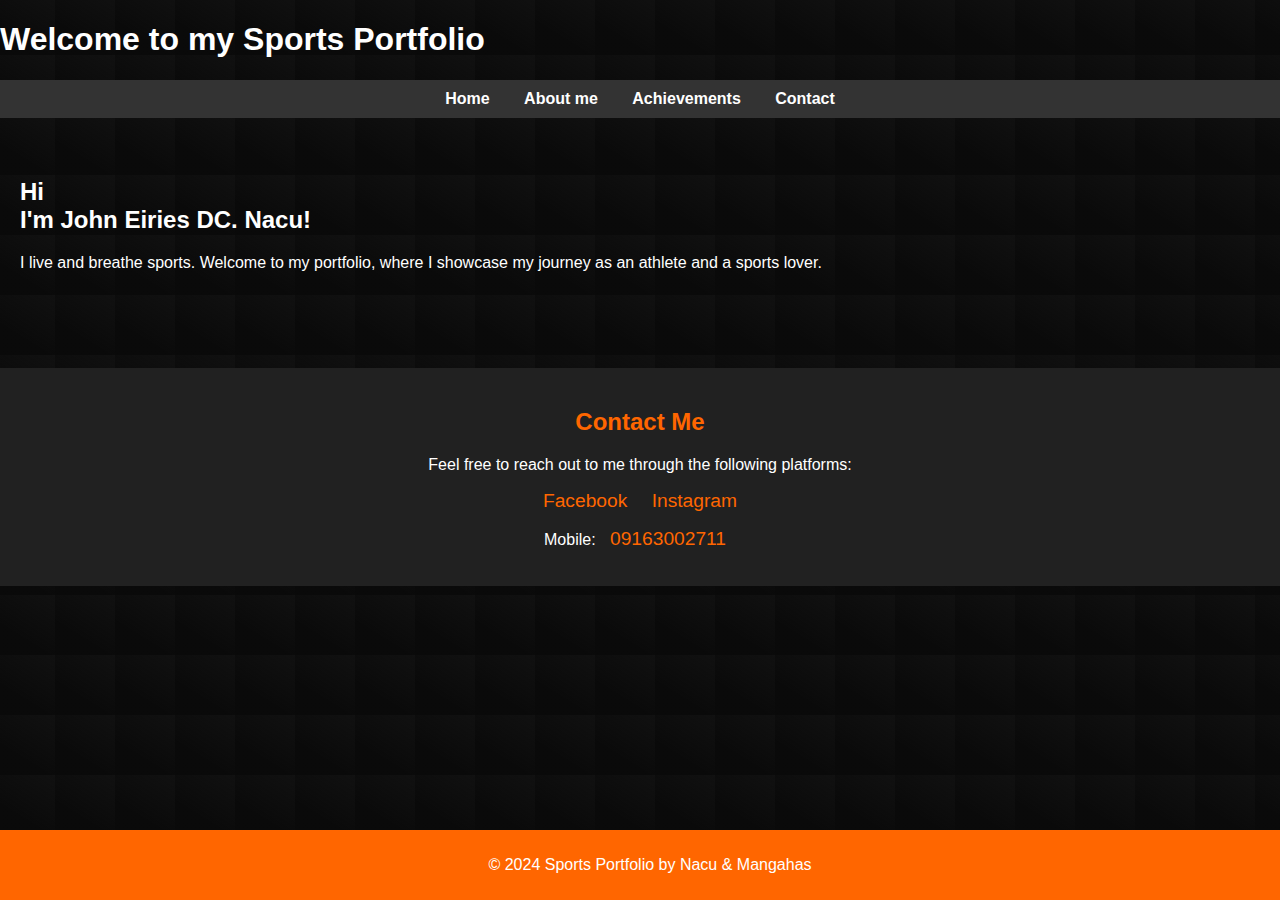
<file: index.html>
<!DOCTYPE html>
<html lang="en">
<head>
  <meta charset="utf-8">
  <meta name="viewport" content="width=device-width, initial-scale=1">
  <title>Sports Enthusiast Portfolio</title>
  <style>
    body {
      font-family: 'Arial', sans-serif;
      margin: 0;
      padding: 0;
      background-color: #f0f0f0;
      color: white;
    }

    .container {
      width: 100%;
      height: 100%;
      background-color: #111111;
      background-image: linear-gradient(32deg, rgba(8, 8, 8, 0.74) 30px, transparent);
      background-size: 60px 60px;
      background-position: -5px -5px;
    }

    .nav {
      background-color: #333;
      padding: 10px;
      text-align: center;
    }

    nav a {
      color: white;
      margin: 0 15px;
      text-decoration: none;
      font-weight: bold;
    }

    nav a:hover {
      text-decoration: underline;
    }

    .section {
      display: none;
      opacity: 0;
      transition: opacity 0.6s ease-out;
      padding: 40px 20px;
    }

    .section.active {
      display: block;
    }

    .section.visible {
      opacity: 1;
    }

    footer {
      background-color: #ff6600;
      color: white;
      text-align: center;
      padding: 10px;
      position: fixed;
      width: 100%;
      bottom: 0;
    }

    .projects {
      display: flex;
      justify-content: space-around;
      flex-wrap: wrap;
    }

    .project {
      background-color: #212121;
      padding: 20px;
      margin: 10px;
      box-shadow: 0 2px 8px rgba(0, 0, 0, 0.1);
      width: 30%;
      color: #ff6600;
      font-size: 1.5em;
    }

    .contact {
      padding: 20px;
      background-color: #212121;
      text-align: center;
      margin-top: 40px;
    }

    .contact h2 {
      color: #ff6600;
    }

    .contact a {
      color: #ff6600;
      text-decoration: none;
      font-size: 1.2em;
      margin: 10px;
    }

    .contact a:hover {
      text-decoration: underline;
    }

  </style>
</head>
<body class="container">
  <h1>Welcome to my Sports Portfolio</h1>

  <div class="nav">
    <nav>
      <a href="#home">Home</a>
      <a href="#about">About me</a>
      <a href="#portfolio">Achievements</a>
      <a href="#contact">Contact</a>
    </nav>
  </div>

  <section id="home" class="section fade-in">
    <h2>Hi <br />I'm John Eiries DC. Nacu!</h2>
    <p>I live and breathe sports. Welcome to my portfolio, where I showcase my journey as an athlete and a sports lover.</p>
  </section>

  <section id="about" class="section fade-in">
    <h2>About Me</h2>
    <p>I’m John Eiries DC. Nacu, fondly known as Nacs among friends and peers. As a passionate and dedicated athlete, I’ve immersed myself in the world of sports, excelling in basketball and track & field. Competing fuels my drive, but my love for sports goes beyond the court and the track. Staying fit and active is a lifestyle I wholeheartedly embrace, not just for the physical benefits but for the discipline, teamwork, and resilience it instills.</p>
    <p>My athletic journey is a story of growth, perseverance, and the pursuit of excellence. I take immense pride in sharing my passion with others, whether it’s inspiring someone to take their first step toward fitness or encouraging them to push beyond their limits. Beyond personal achievements, I aim to foster a supportive community where the values of sportsmanship, hard work, and camaraderie shine through.</p>
    <p>For me, sports are not just about winning but about learning, improving, and bringing out the best in myself and those around me. Whether on the court, the track, or in daily life, I strive to live by the principles that athletics has taught me and to share that enthusiasm with everyone I meet.</p>
  </section>

  <section id="portfolio" class="section fade-in">
    <h2>Achievements</h2>
    <div class="projects">
      <div class="project">
        <img src="medals.jpg" style="width: 400px;">
        <h3>Mythical 5 year <br />2022-2023</h3>
        <p>One of the Mythical 5 during Intramurals year 2022-2023</p>
      </div>
      <div class="project">
        <img src="Download Hand holding trophy for free.jpg" style="width: 400px;">
        <h3>Municipal Meet Championship 2019-2020</h3>
        <p>Won at Municipal Meet on 2019-2020 and have the award of MVP</p>
      </div>
      <div class="project">
        <img src="track.jpg" style="width: 400px;">
        <h3>Track & Field - 800m Dash </br>2018-2019</h3>
        <p>3rd Placer on Provincial Meet at Palayan Sports Complex year <br /> 2018-2019</p>
      </div>
    </div>
  </section>

  <section id="contact" class="contact">
    <h2>Contact Me</h2>
    <p>Feel free to reach out to me through the following platforms:</p>
    <p>
      <a href="https://www.facebook.com/profile.php?id=100074316512810" target="_blank">Facebook</a>
      <a href="https://www.instagram.com/its_nacs/" target="_blank">Instagram</a>
    </p>
    <p>Mobile: <a href="tel:+639163002711" style="color: #ff6600;">09163002711</a></p>
  </section>

  <footer>
    <p>&copy; 2024 Sports Portfolio by Nacu & Mangahas</p>
  </footer>

  <script>
    document.addEventListener("DOMContentLoaded", function () {
      const navLinks = document.querySelectorAll("nav a");
      const sections = document.querySelectorAll(".section");

      function hideSections() {
        sections.forEach(section => {
          section.classList.remove("active", "visible");
        });
      }

      function showSection(sectionId) {
        const section = document.getElementById(sectionId);
        hideSections();
        section.classList.add("active");
        setTimeout(() => {
          section.classList.add("visible");
        }, 10);
      }

      navLinks.forEach(link => {
        link.addEventListener("click", (e) => {
          e.preventDefault();
          const targetSection = link.getAttribute("href").substring(1);
          showSection(targetSection);
        });
      });

      showSection("home");
    });
  </script>
</body>
</html>
</file>
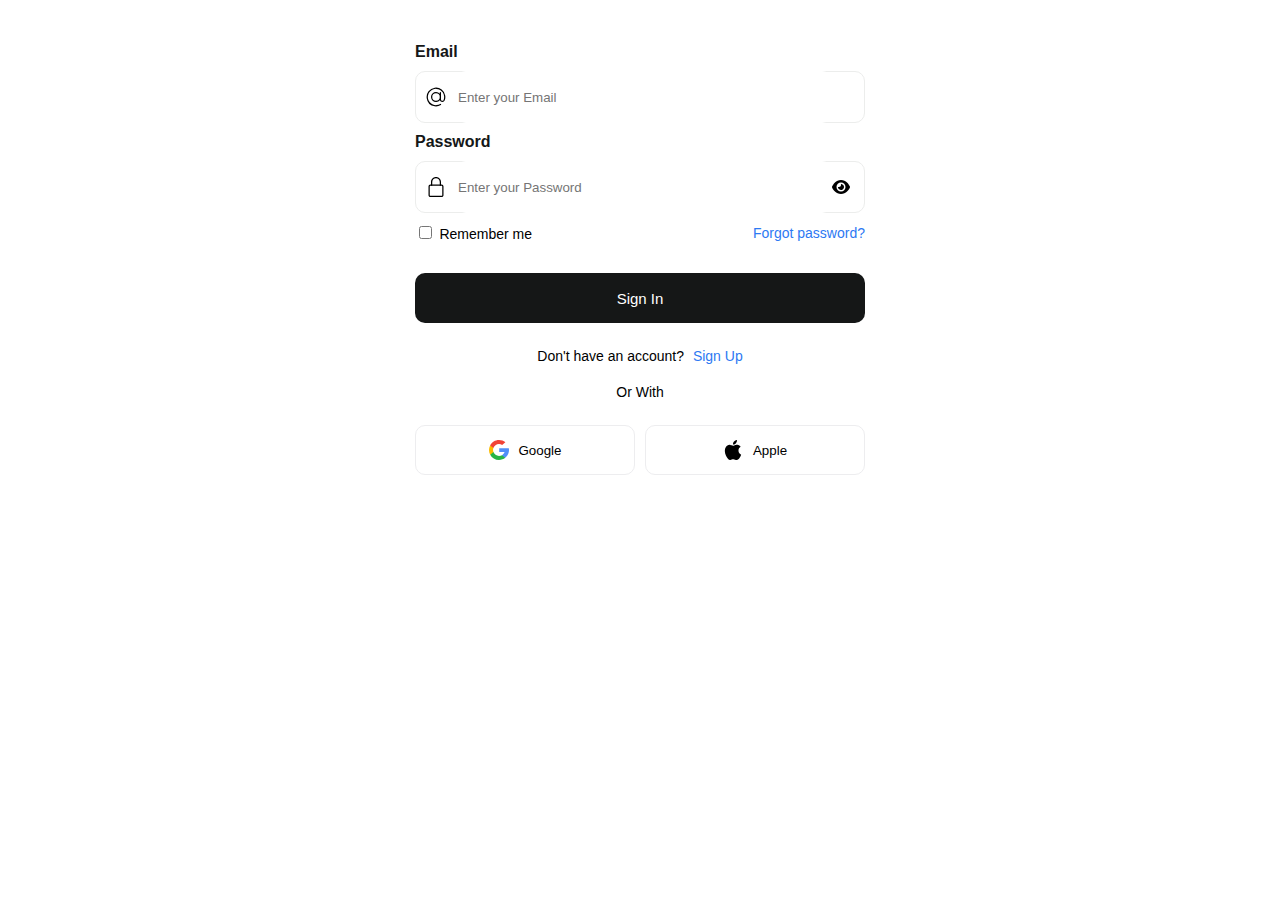
<file: Login.html>
<!DOCTYPE html>
<html>
<head>
<link rel="stylesheet" type="text/css" href="login.css">
 <section id="contact"class="container">
</head>        

<body>
<form class="form">
    <div class="flex-column">
      <label>Email </label></div>
      <div class="inputForm">
        <svg height="20" viewBox="0 0 32 32" width="20" xmlns="http://www.w3.org/2000/svg"><g id="Layer_3" data-name="Layer 3"><path d="m30.853 13.87a15 15 0 0 0 -29.729 4.082 15.1 15.1 0 0 0 12.876 12.918 15.6 15.6 0 0 0 2.016.13 14.85 14.85 0 0 0 7.715-2.145 1 1 0 1 0 -1.031-1.711 13.007 13.007 0 1 1 5.458-6.529 2.149 2.149 0 0 1 -4.158-.759v-10.856a1 1 0 0 0 -2 0v1.726a8 8 0 1 0 .2 10.325 4.135 4.135 0 0 0 7.83.274 15.2 15.2 0 0 0 .823-7.455zm-14.853 8.13a6 6 0 1 1 6-6 6.006 6.006 0 0 1 -6 6z"></path></g></svg>
        <input type="text" class="input" placeholder="Enter your Email">
      </div>
    
    <div class="flex-column">
      <label>Password </label></div>
      <div class="inputForm">
        <svg height="20" viewBox="-64 0 512 512" width="20" xmlns="http://www.w3.org/2000/svg"><path d="m336 512h-288c-26.453125 0-48-21.523438-48-48v-224c0-26.476562 21.546875-48 48-48h288c26.453125 0 48 21.523438 48 48v224c0 26.476562-21.546875 48-48 48zm-288-288c-8.8125 0-16 7.167969-16 16v224c0 8.832031 7.1875 16 16 16h288c8.8125 0 16-7.167969 16-16v-224c0-8.832031-7.1875-16-16-16zm0 0"></path><path d="m304 224c-8.832031 0-16-7.167969-16-16v-80c0-52.929688-43.070312-96-96-96s-96 43.070312-96 96v80c0 8.832031-7.167969 16-16 16s-16-7.167969-16-16v-80c0-70.59375 57.40625-128 128-128s128 57.40625 128 128v80c0 8.832031-7.167969 16-16 16zm0 0"></path></svg>        
        <input type="password" class="input" placeholder="Enter your Password">
        <svg viewBox="0 0 576 512" height="1em" xmlns="http://www.w3.org/2000/svg"><path d="M288 32c-80.8 0-145.5 36.8-192.6 80.6C48.6 156 17.3 208 2.5 243.7c-3.3 7.9-3.3 16.7 0 24.6C17.3 304 48.6 356 95.4 399.4C142.5 443.2 207.2 480 288 480s145.5-36.8 192.6-80.6c46.8-43.5 78.1-95.4 93-131.1c3.3-7.9 3.3-16.7 0-24.6c-14.9-35.7-46.2-87.7-93-131.1C433.5 68.8 368.8 32 288 32zM144 256a144 144 0 1 1 288 0 144 144 0 1 1 -288 0zm144-64c0 35.3-28.7 64-64 64c-7.1 0-13.9-1.2-20.3-3.3c-5.5-1.8-11.9 1.6-11.7 7.4c.3 6.9 1.3 13.8 3.2 20.7c13.7 51.2 66.4 81.6 117.6 67.9s81.6-66.4 67.9-117.6c-11.1-41.5-47.8-69.4-88.6-71.1c-5.8-.2-9.2 6.1-7.4 11.7c2.1 6.4 3.3 13.2 3.3 20.3z"></path></svg>
      </div>
    
    <div class="flex-row">
      <div>
      <input type="checkbox">
      <label>Remember me </label>
      </div>
      <span class="span">Forgot password?</span>
    </div>
    <button type="button" class="button-submit" onclick="website()">Sign In</button>
    <p class="p">Don't have an account? <span class="span">Sign Up</span>

    </p><p class="p line">Or With</p>

    <div class="flex-row">
      <button class="btn google">
        <svg version="1.1" width="20" id="Layer_1" xmlns="http://www.w3.org/2000/svg" xmlns:xlink="http://www.w3.org/1999/xlink" x="0px" y="0px" viewBox="0 0 512 512" style="enable-background:new 0 0 512 512;" xml:space="preserve">
<path style="fill:#FBBB00;" d="M113.47,309.408L95.648,375.94l-65.139,1.378C11.042,341.211,0,299.9,0,256
	c0-42.451,10.324-82.483,28.624-117.732h0.014l57.992,10.632l25.404,57.644c-5.317,15.501-8.215,32.141-8.215,49.456
	C103.821,274.792,107.225,292.797,113.47,309.408z"></path>
<path style="fill:#518EF8;" d="M507.527,208.176C510.467,223.662,512,239.655,512,256c0,18.328-1.927,36.206-5.598,53.451
	c-12.462,58.683-45.025,109.925-90.134,146.187l-0.014-0.014l-73.044-3.727l-10.338-64.535
	c29.932-17.554,53.324-45.025,65.646-77.911h-136.89V208.176h138.887L507.527,208.176L507.527,208.176z"></path>
<path style="fill:#28B446;" d="M416.253,455.624l0.014,0.014C372.396,490.901,316.666,512,256,512
	c-97.491,0-182.252-54.491-225.491-134.681l82.961-67.91c21.619,57.698,77.278,98.771,142.53,98.771
	c28.047,0,54.323-7.582,76.87-20.818L416.253,455.624z"></path>
<path style="fill:#F14336;" d="M419.404,58.936l-82.933,67.896c-23.335-14.586-50.919-23.012-80.471-23.012
	c-66.729,0-123.429,42.957-143.965,102.724l-83.397-68.276h-0.014C71.23,56.123,157.06,0,256,0
	C318.115,0,375.068,22.126,419.404,58.936z"></path>

</svg>
   
        Google 
        
      </button><button class="btn apple">
<svg version="1.1" height="20" width="20" id="Capa_1" xmlns="http://www.w3.org/2000/svg" xmlns:xlink="http://www.w3.org/1999/xlink" x="0px" y="0px" viewBox="0 0 22.773 22.773" style="enable-background:new 0 0 22.773 22.773;" xml:space="preserve"> <g> <g> <path d="M15.769,0c0.053,0,0.106,0,0.162,0c0.13,1.606-0.483,2.806-1.228,3.675c-0.731,0.863-1.732,1.7-3.351,1.573 c-0.108-1.583,0.506-2.694,1.25-3.561C13.292,0.879,14.557,0.16,15.769,0z"></path> <path d="M20.67,16.716c0,0.016,0,0.03,0,0.045c-0.455,1.378-1.104,2.559-1.896,3.655c-0.723,0.995-1.609,2.334-3.191,2.334 c-1.367,0-2.275-0.879-3.676-0.903c-1.482-0.024-2.297,0.735-3.652,0.926c-0.155,0-0.31,0-0.462,0 c-0.995-0.144-1.798-0.932-2.383-1.642c-1.725-2.098-3.058-4.808-3.306-8.276c0-0.34,0-0.679,0-1.019 c0.105-2.482,1.311-4.5,2.914-5.478c0.846-0.52,2.009-0.963,3.304-0.765c0.555,0.086,1.122,0.276,1.619,0.464 c0.471,0.181,1.06,0.502,1.618,0.485c0.378-0.011,0.754-0.208,1.135-0.347c1.116-0.403,2.21-0.865,3.652-0.648 c1.733,0.262,2.963,1.032,3.723,2.22c-1.466,0.933-2.625,2.339-2.427,4.74C17.818,14.688,19.086,15.964,20.67,16.716z"></path> </g></g></svg>

        Apple 
        
</button></div></form>
</button>

<script type="text/javascript">
  function website(){
    window.location.href = "case.html";
  }
</script>
</body>
</html>
</file>
<file: login.css>
.form {
  display: flex;
  flex-direction: column;
  gap: 10px;
  background-color: #ffffff;
  padding: 35px;
  width: 450px;
  border-radius: 50px;
  font-family: -apple-system, BlinkMacSystemFont, 'Segoe UI', Roboto, Oxygen, Ubuntu, Cantarell, 'Open Sans', 'Helvetica Neue', sans-serif;
  margin: 0 auto;
}

::placeholder {
  font-family: -apple-system, BlinkMacSystemFont, 'Segoe UI', Roboto, Oxygen, Ubuntu, Cantarell, 'Open Sans', 'Helvetica Neue', sans-serif;
}

.form button {
  align-self: flex-end;
}

.flex-column > label {
  color: #151717;
  font-weight: 600;
}

.inputForm {
  border: 1.5px solid #ecedec;
  border-radius: 10px;
  height: 50px;
  display: flex;
  align-items: center;
  padding-left: 10px;
  transition: 0.2s ease-in-out;
}

.input {
  margin-left: 10px;
  border-radius: 10px;
  border: none;
  width: 85%;
  height: 100%;
}

.input:focus {
  outline: none;
}

.inputForm:focus-within {
  border: 1.5px solid #2d79f3;
}

.flex-row {
  display: flex;
  flex-direction: row;
  align-items: center;
  gap: 10px;
  justify-content: space-between;
}

.flex-row > div > label {
  font-size: 14px;
  color: black;
  font-weight: 400;
}

.span {
  font-size: 14px;
  margin-left: 5px;
  color: #2d79f3;
  font-weight: 500;
  cursor: pointer;
}

.button-submit {
  margin: 20px 0 10px 0;
  background-color: #151717;
  border: none;
  color: white;
  font-size: 15px;
  font-weight: 500;
  border-radius: 10px;
  height: 50px;
  width: 100%;
  cursor: pointer;
}

.button-submit:hover {
  background-color: #252727;
}

.p {
  text-align: center;
  color: black;
  font-size: 14px;
  margin: 5px 0;
}

.btn {
  margin-top: 10px;
  width: 100%;
  height: 50px;
  border-radius: 10px;
  display: flex;
  justify-content: center;
  align-items: center;
  font-weight: 500;
  gap: 10px;
  border: 1px solid #ededef;
  background-color: white;
  cursor: pointer;
  transition: 0.2s ease-in-out;
}

.btn:hover {
  border: 1px solid #2d79f3;
  ;
}
</file>
